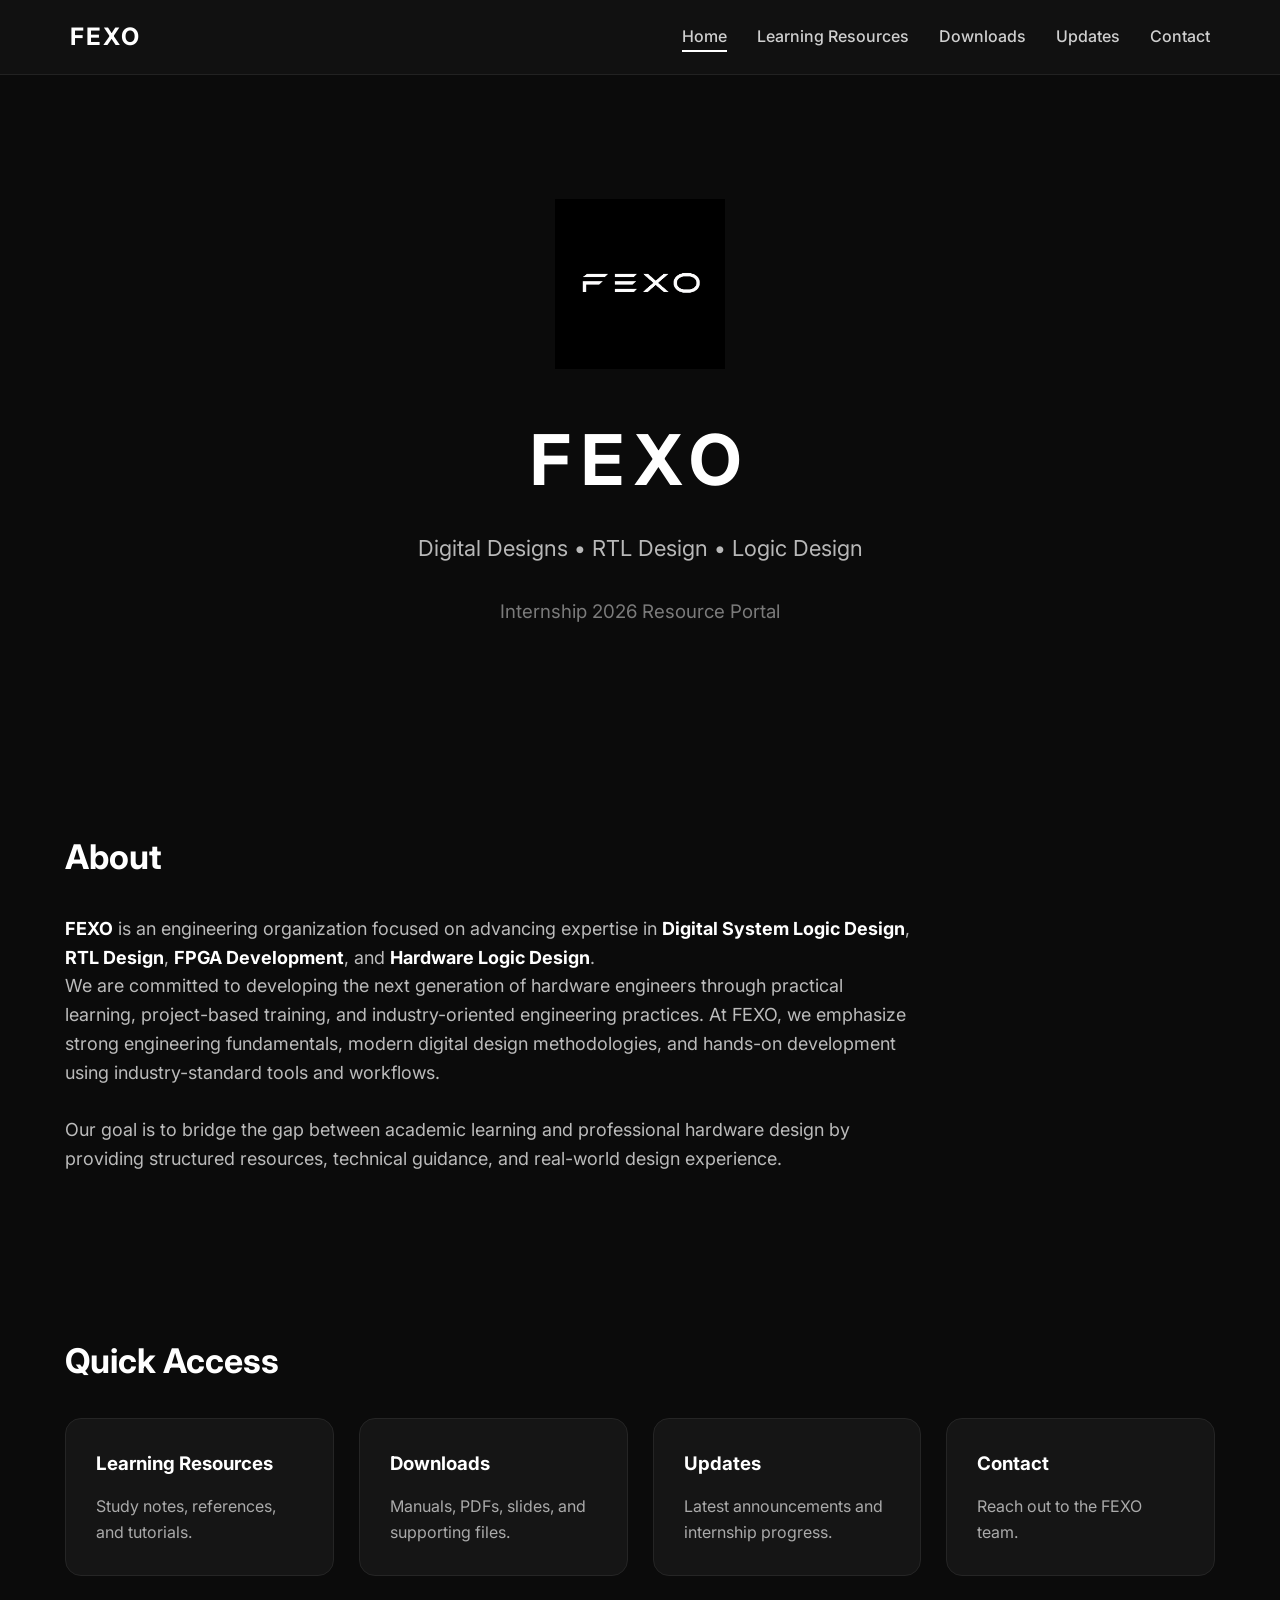
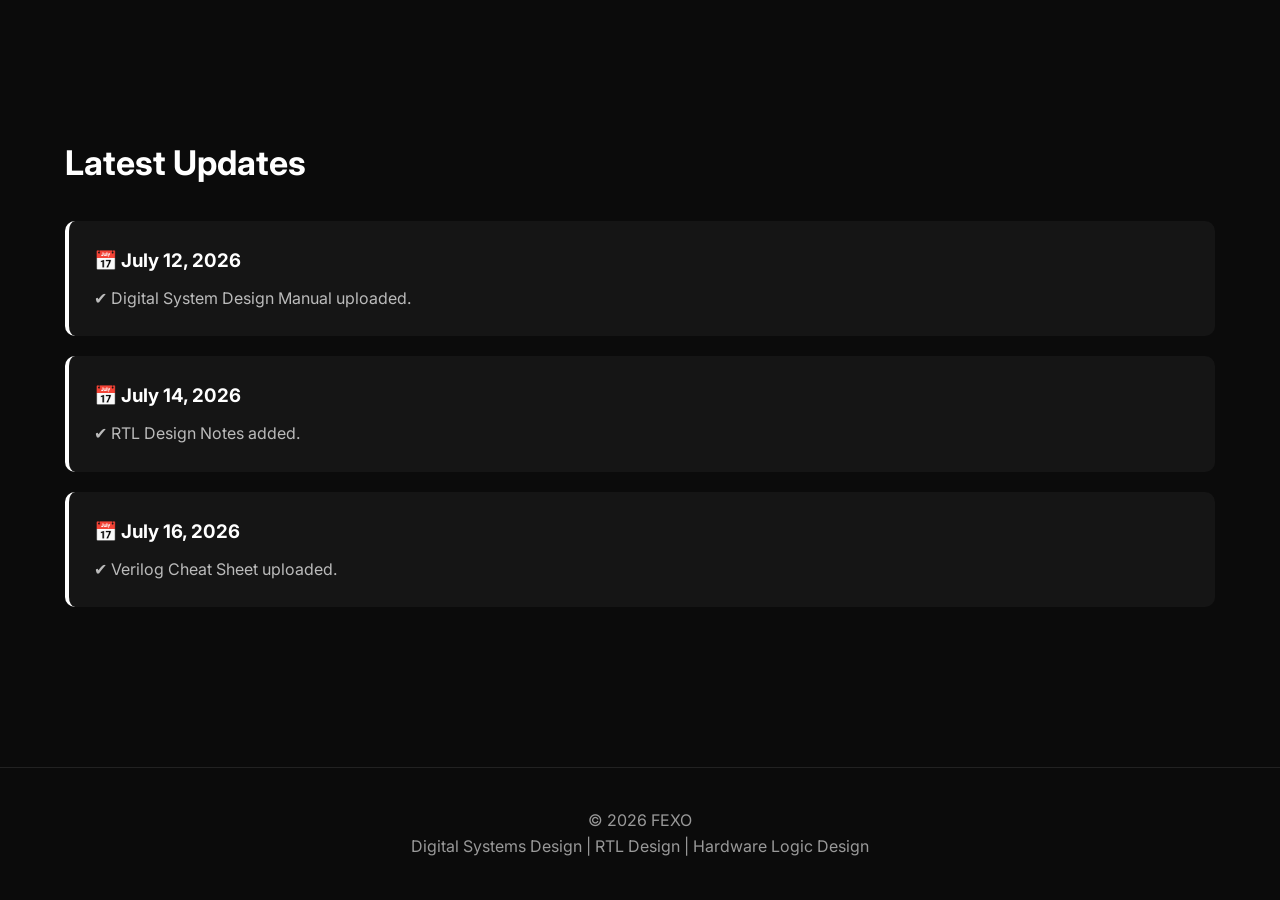
<file: index.html>
<!DOCTYPE html>
<html lang="en">

<head>
    <meta charset="UTF-8">
    <meta name="viewport" content="width=device-width, initial-scale=1.0">

    <title>FEXO | Digital Systems  | RTL Designs</title>

    <link rel="stylesheet" href="style.css">

    <link rel="preconnect" href="https://fonts.googleapis.com">
    <link rel="preconnect" href="https://fonts.gstatic.com" crossorigin>

    <link href="https://fonts.googleapis.com/css2?family=Inter:wght@300;400;500;600;700&display=swap" rel="stylesheet">

</head>

<body>

    <!-- ================= NAVBAR ================= -->

    <header>

        <nav class="navbar">

            <div class="logo">

                <span>FEXO</span>

            </div>

            <ul>

                <li><a href="index.html" class="active">Home</a></li>

                <li><a href="resources.html">Learning Resources</a></li>

                <li><a href="downloads.html">Downloads</a></li>

                <li><a href="updates.html">Updates</a></li>

                <li><a href="contact.html">Contact</a></li>

            </ul>

        </nav>

    </header>

    <!-- ================= HERO ================= -->

    <section class="hero">

        <img src="images/logo.png" alt="FEXO Logo" class="hero-logo">

        <h1>FEXO</h1>

        <p>
            Digital Designs • RTL Design • Logic Design
        </p>

        <h3>
            Internship 2026 Resource Portal
        </h3>

    </section>

    <!-- ================= ABOUT ================= -->

    <section class="about">

        <h2>About</h2>

        <p>

            <span style="font-weight: bold; color: #fff;">FEXO</span> is an engineering organization focused on advancing expertise in <span style="font-weight: bold; color: #fff;">Digital System Logic Design</span>, <span style="font-weight: bold; color: #fff;">RTL Design</span>, <span style="font-weight: bold; color: #fff;">FPGA Development</span>, and <span style="font-weight: bold; color: #fff;">Hardware Logic Design</span>. <br> We are committed to developing the next generation of hardware engineers through practical learning, project-based training, and industry-oriented engineering practices.

At FEXO, we emphasize strong engineering fundamentals, modern digital design methodologies, and hands-on development using industry-standard tools and workflows.<br>
<br> Our goal is to bridge the gap between academic learning and professional hardware design by providing structured resources, technical guidance, and real-world design experience.
        </p>

    </section>

    <!-- ================= QUICK ACCESS ================= -->

    <section class="quick-links">

        <h2>Quick Access</h2>

        <div class="cards">

            <a href="resources.html" class="card">

                <h3>Learning Resources</h3>

                <p>
                    Study notes, references, and tutorials.
                </p>

            </a>

            <a href="downloads.html" class="card">

                <h3>Downloads</h3>

                <p>
                    Manuals, PDFs, slides, and supporting files.
                </p>

            </a>

            <a href="updates.html" class="card">

                <h3>Updates</h3>

                <p>
                    Latest announcements and internship progress.
                </p>

            </a>

            <a href="contact.html" class="card">

                <h3>Contact</h3>

                <p>
                    Reach out to the FEXO team.
                </p>

            </a>

        </div>

    </section>

    <!-- ================= LATEST UPDATES ================= -->

    <section class="latest">

        <h2>Latest Updates</h2>

        <div id="latest-updates-container"></div>

        <script>
            // Fetch and render latest updates from JSON (show first 3)
            fetch('updates.json')
              .then(response => response.json())
              .then(data => {
                const container = document.getElementById('latest-updates-container');
                data.updates.slice(0, 3).forEach(update => {
                  const updateBox = document.createElement('div');
                  updateBox.className = 'update-box';
                  updateBox.innerHTML = `
                    <h3>${update.date}</h3>
                    <p>${update.description} ${update.title}</p>
                  `;
                  container.appendChild(updateBox);
                });
              })
              .catch(error => console.error('Error loading updates:', error));
        </script>

    </section>

    <!-- ================= FOOTER ================= -->

    <footer>

        <p>

            © 2026 FEXO

        </p>

        <p>

            Digital Systems Design | RTL Design | Hardware Logic Design

        </p>

    </footer>

</body>

</html>
</file>
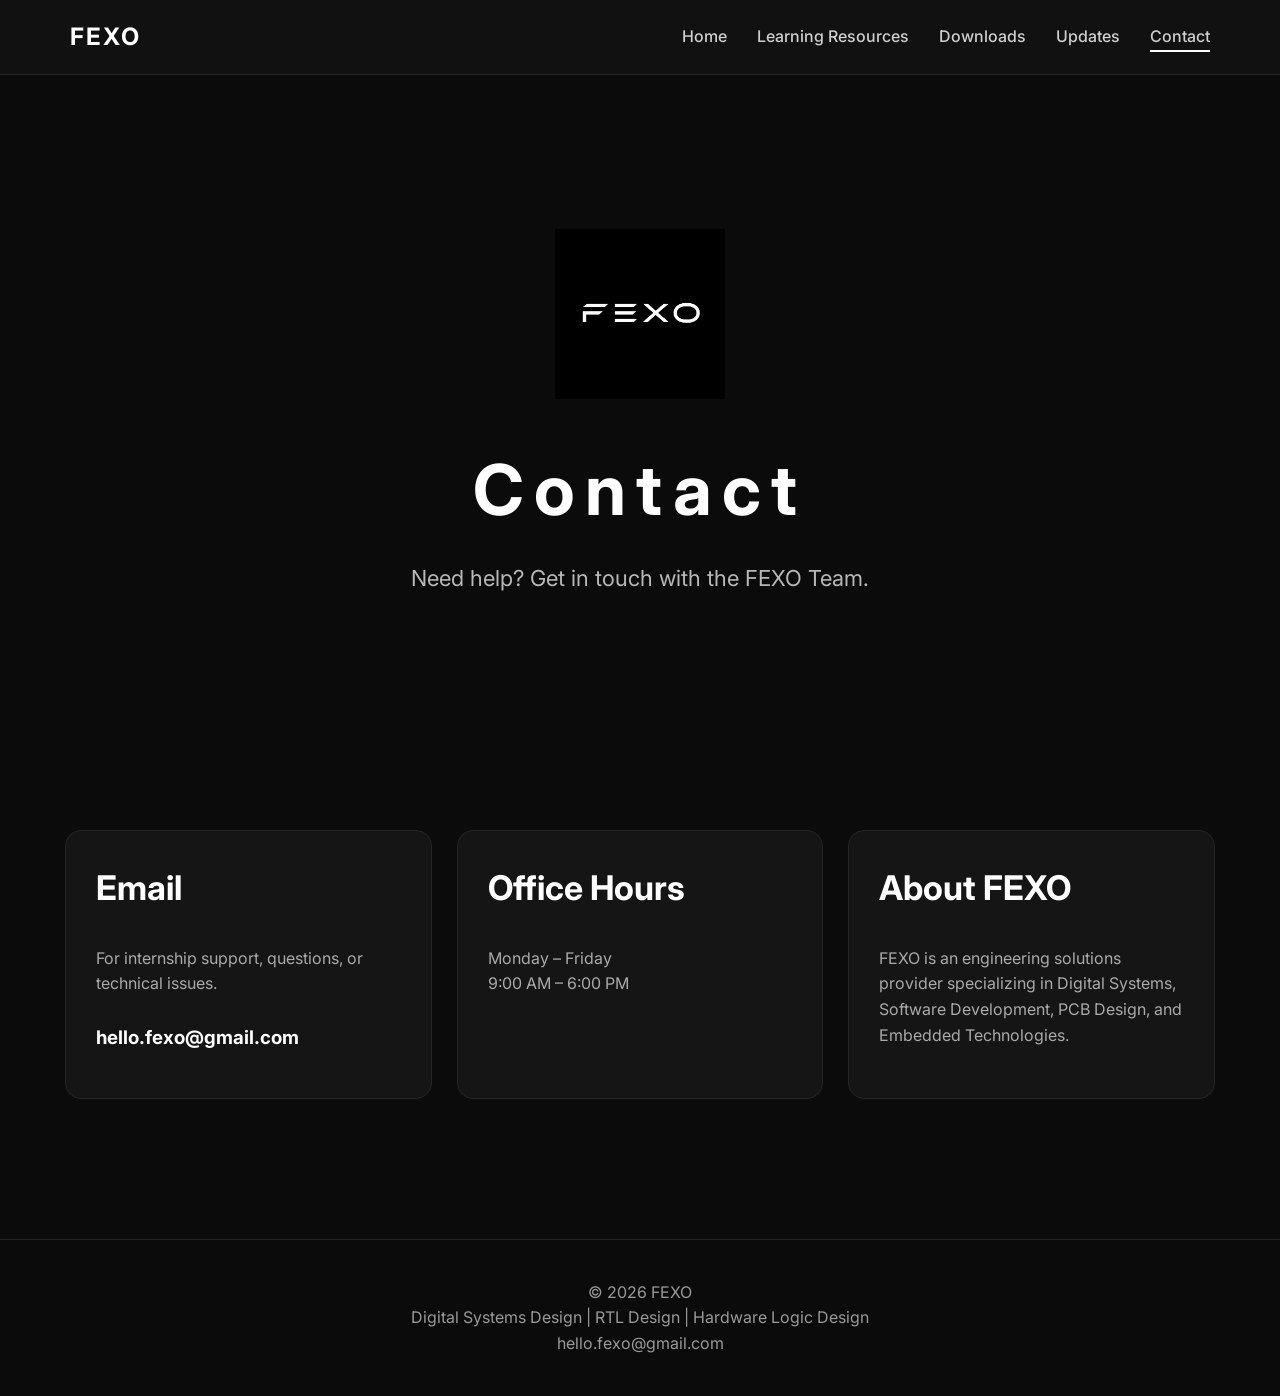
<file: contact.html>
<!DOCTYPE html>
<html lang="en">

<head>

    <meta charset="UTF-8">
    <meta name="viewport" content="width=device-width, initial-scale=1.0">

    <title>Contact | FEXO</title>

    <link rel="stylesheet" href="style.css">

    <link rel="preconnect" href="https://fonts.googleapis.com">
    <link rel="preconnect" href="https://fonts.gstatic.com" crossorigin>

    <link href="https://fonts.googleapis.com/css2?family=Inter:wght@300;400;500;600;700&display=swap" rel="stylesheet">

</head>

<body>

<header>

    <nav class="navbar">

        <div class="logo">
            <span>FEXO</span>

        </div>

        <ul>

            <li><a href="index.html">Home</a></li>

            <li><a href="resources.html">Learning Resources</a></li>

            <li><a href="downloads.html">Downloads</a></li>

            <li><a href="updates.html">Updates</a></li>

            <li><a href="contact.html" class="active">Contact</a></li>

        </ul>

    </nav>

</header>


<section class="hero">

    <img src="images/logo.png" alt="FEXO Logo" class="hero-logo">

    <h1>Contact</h1>

    <p>

        Need help? Get in touch with the FEXO Team.

    </p>

</section>


<section>

    <div class="cards">

        <div class="card">

            <h2>Email</h2>

            <p>

                For internship support, questions, or technical issues.

            </p>

            <br>

            <h3>

                hello.fexo@gmail.com

            </h3>

        </div>


        <div class="card">

            <h2>Office Hours</h2>

            <p>

                Monday – Friday

            </p>

            <p>

                9:00 AM – 6:00 PM

            </p>

        </div>


        <div class="card">

            <h2>About FEXO</h2>

            <p>

                FEXO is an engineering solutions provider specializing in Digital Systems, Software Development, PCB Design, and Embedded Technologies.

            </p>

        </div>

    </div>

</section>


<footer>

    <p>

        © 2026 FEXO

    </p>

    <p>

        Digital Systems Design | RTL Design | Hardware Logic Design

    </p>

    <p>

        hello.fexo@gmail.com

    </p>

</footer>

</body>

</html>
</file>
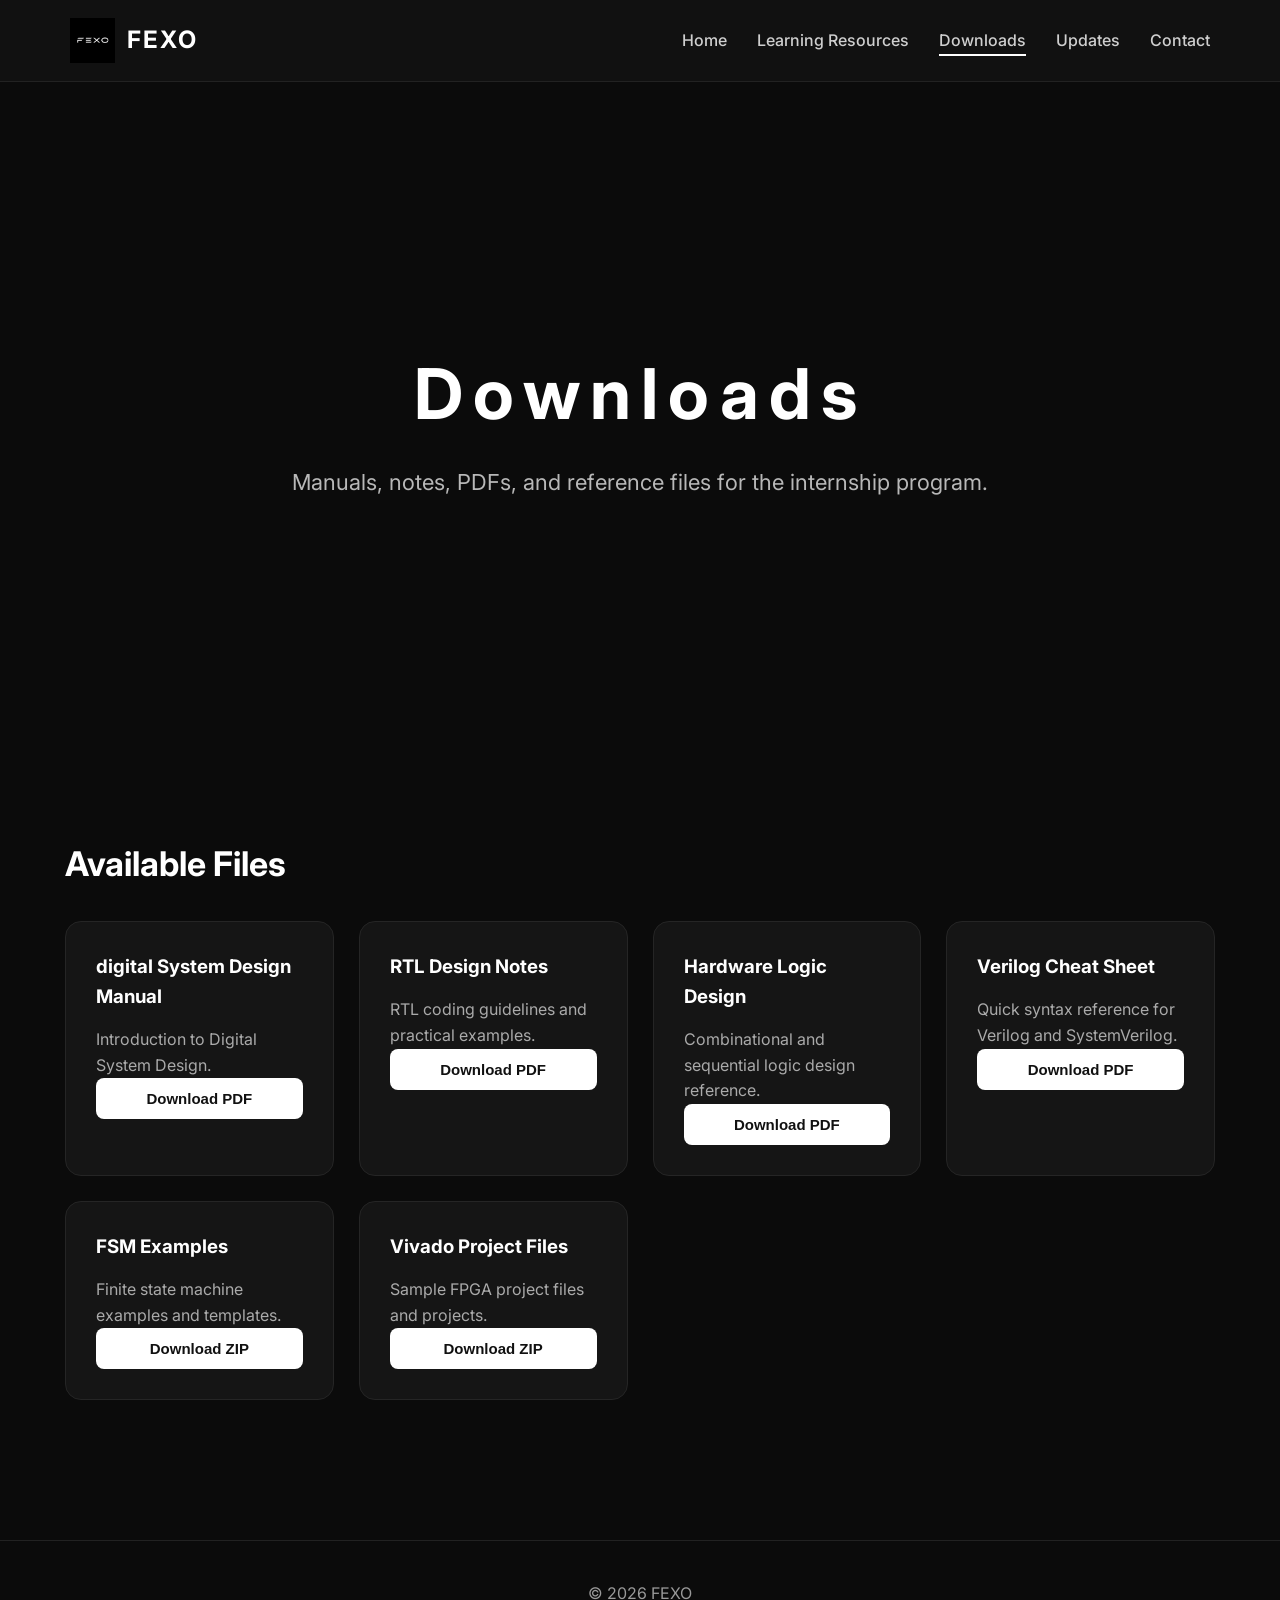
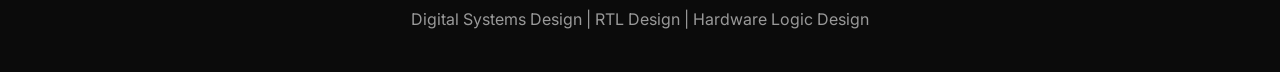
<file: downloads.html>
<!DOCTYPE html>
<html lang="en">

<head>
    <meta charset="UTF-8">
    <meta name="viewport" content="width=device-width, initial-scale=1.0">
    <title>Downloads | FEXO</title>
    <link rel="stylesheet" href="style.css">
    <link rel="preconnect" href="https://fonts.googleapis.com">
    <link rel="preconnect" href="https://fonts.gstatic.com" crossorigin>
    <link href="https://fonts.googleapis.com/css2?family=Inter:wght@300;400;500;600;700&display=swap" rel="stylesheet">
</head>

<body>
    <header>
        <nav class="navbar">
            <div class="logo">
                <img src="images/logo.png" alt="FEXO Logo">
                <span>FEXO</span>
            </div>
            <ul>
                <li><a href="index.html">Home</a></li>
                <li><a href="resources.html">Learning Resources</a></li>
                <li><a href="downloads.html" class="active">Downloads</a></li>
                <li><a href="updates.html">Updates</a></li>
                <li><a href="contact.html">Contact</a></li>
            </ul>
        </nav>
    </header>

    <section class="hero">
        <h1>Downloads</h1>
        <p>Manuals, notes, PDFs, and reference files for the internship program.</p>
    </section>

    <section>
        <h2>Available Files</h2>
        <div id="downloads-container" class="cards"></div>
        <script>
            fetch('downloads.json')
                .then(response => response.json())
                .then(data => {
                    const container = document.getElementById('downloads-container');
                    if (!data.downloads || !Array.isArray(data.downloads)) {
                        container.innerHTML = '<p>Downloads file is missing or malformed.</p>';
                        return;
                    }

                    data.downloads.forEach(item => {
                        const card = document.createElement('div');
                        card.className = 'card';

                        const title = document.createElement('h3');
                        title.textContent = item.title;
                        card.appendChild(title);

                        if (item.description) {
                            const description = document.createElement('p');
                            description.innerHTML = item.description.replace(/\n/g, '<br>');
                            card.appendChild(description);
                        }

                        const link = document.createElement('a');
                        link.href = item.link;
                        link.download = '';

                        const button = document.createElement('button');
                        button.className = 'download-btn';
                        button.textContent = item.label || 'Download';

                        link.appendChild(button);
                        card.appendChild(link);
                        container.appendChild(card);
                    });
                })
                .catch(() => {
                    document.getElementById('downloads-container').innerHTML = '<p>Could not load downloads. Check downloads.json.</p>';
                });
        </script>
    </section>

    <footer>
        <p>© 2026 FEXO</p>
        <p>Digital Systems Design | RTL Design | Hardware Logic Design</p>
    </footer>
</body>
</html>
</file>
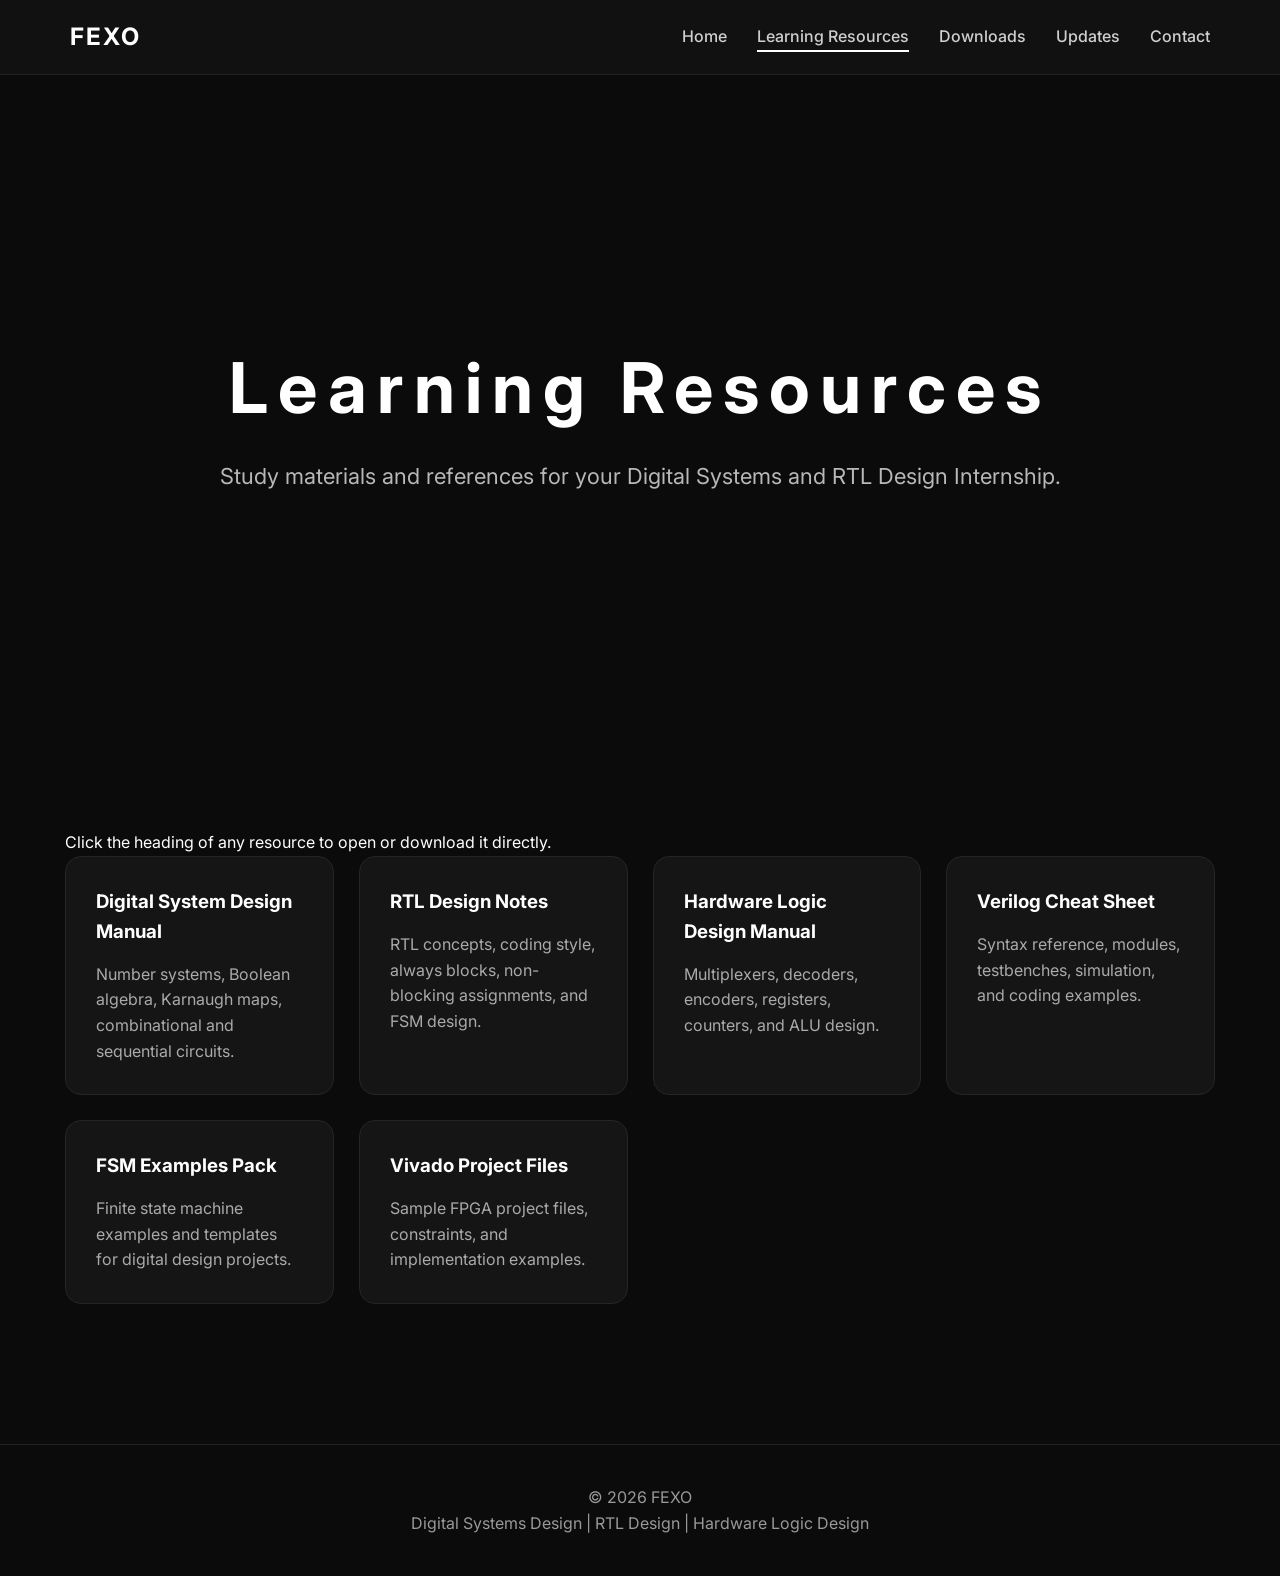
<file: resources.html>
<!DOCTYPE html>
<html lang="en">

<head>

    <meta charset="UTF-8">
    <meta name="viewport" content="width=device-width, initial-scale=1.0">

    <title>Learning Resources | FEXO </title>

    <link rel="stylesheet" href="style.css">

    <link rel="preconnect" href="https://fonts.googleapis.com">
    <link rel="preconnect" href="https://fonts.gstatic.com" crossorigin>

    <link href="https://fonts.googleapis.com/css2?family=Inter:wght@300;400;500;600;700&display=swap" rel="stylesheet">

</head>

<body>

<header>

    <nav class="navbar">

        <div class="logo">

            <span>FEXO</span>

        </div>

        <ul>

            <li><a href="index.html">Home</a></li>
            <li><a href="resources.html" class="active">Learning Resources</a></li>
            <li><a href="downloads.html">Downloads</a></li>
            <li><a href="updates.html">Updates</a></li>
            <li><a href="contact.html">Contact</a></li>

        </ul>

    </nav>

</header>


<section class="hero">

    <h1>Learning Resources</h1>

    <p>

        Study materials and references for your Digital Systems and RTL Design Internship.

    </p>

</section>


<section>

    <p class="resource-note">Click the heading of any resource to open or download it directly.</p>
    <div id="resources-container" class="cards"></div>

    <script>
        fetch('resources.json')
          .then(response => response.json())
          .then(data => {
            const container = document.getElementById('resources-container');
            if (!data.resources || !Array.isArray(data.resources)) {
              container.innerHTML = '<p>Resources file is missing or malformed.</p>';
              return;
            }

            data.resources.forEach(resource => {
              const card = document.createElement('div');
              card.className = 'card';

              const title = document.createElement('h3');
              const link = document.createElement('a');
              link.href = resource.link;
              link.target = '_blank';
              link.rel = 'noopener';
              link.textContent = resource.title;
              title.appendChild(link);
              card.appendChild(title);

              if (resource.description) {
                const description = document.createElement('p');
                description.innerHTML = resource.description.replace(/\n/g, '<br>');
                card.appendChild(description);
              }

              container.appendChild(card);
            });
          })
          .catch(() => {
            const container = document.getElementById('resources-container');
            container.innerHTML = '<p>Could not load resources. Please check resources.json.</p>';
          });
    </script>

</section>


<footer>

    <p>

        © 2026 FEXO

    </p>

    <p>

        Digital Systems Design | RTL Design | Hardware Logic Design

    </p>

</footer>

</body>

</html>
</file>
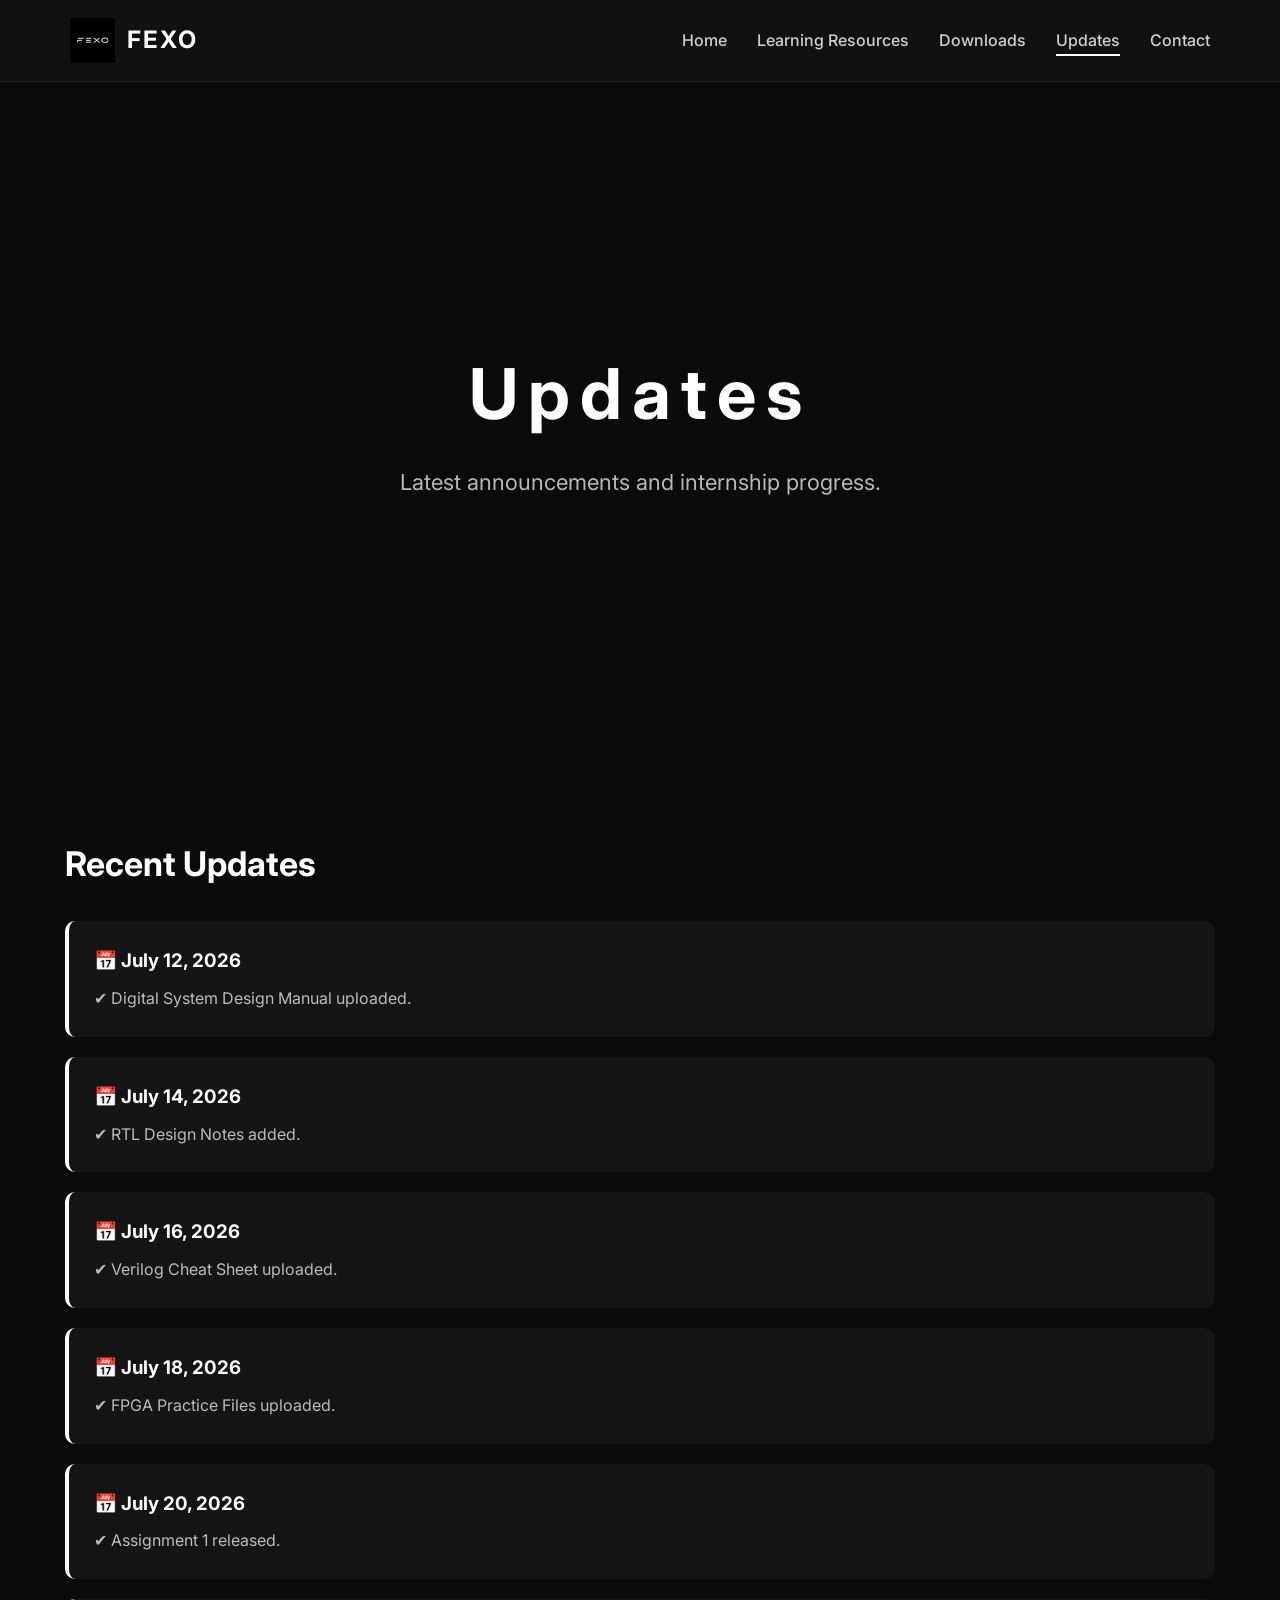
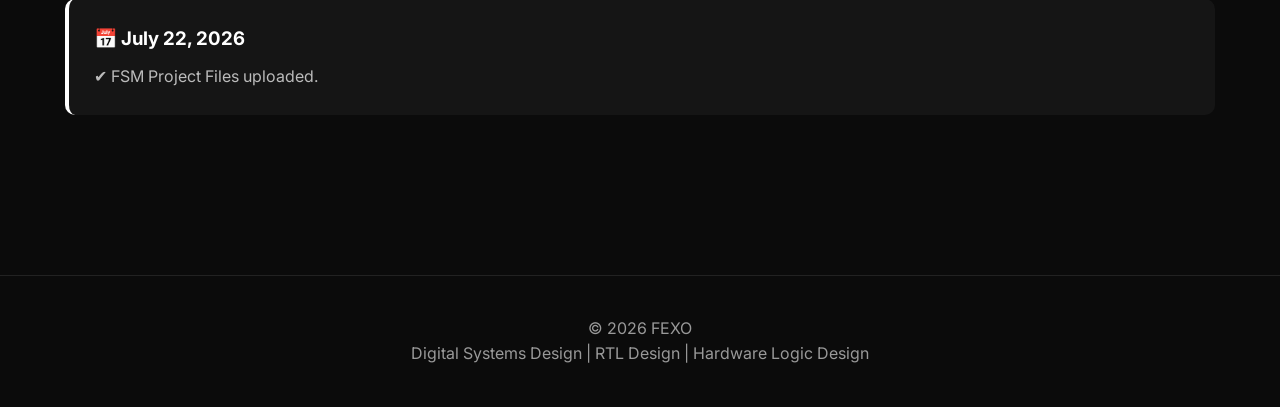
<file: updates.html>
<!DOCTYPE html>
<html lang="en">

<head>
    <meta charset="UTF-8">
    <meta name="viewport" content="width=device-width, initial-scale=1.0">
    <title>Updates | FEXO</title>
    <link rel="stylesheet" href="style.css">
    <link rel="preconnect" href="https://fonts.googleapis.com">
    <link rel="preconnect" href="https://fonts.gstatic.com" crossorigin>
    <link href="https://fonts.googleapis.com/css2?family=Inter:wght@300;400;500;600;700&display=swap" rel="stylesheet">
</head>

<body>
    <header>
        <nav class="navbar">
            <div class="logo">
                <img src="images/logo.png" alt="FEXO Logo">
                <span>FEXO</span>
            </div>
            <ul>
                <li><a href="index.html">Home</a></li>
                <li><a href="resources.html">Learning Resources</a></li>
                <li><a href="downloads.html">Downloads</a></li>
                <li><a href="updates.html" class="active">Updates</a></li>
                <li><a href="contact.html">Contact</a></li>
            </ul>
        </nav>
    </header>

    <section class="hero">
        <h1>Updates</h1>
        <p>Latest announcements and internship progress.</p>
    </section>

    <section>
        <h2>Recent Updates</h2>
        <div id="updates-container"></div>
        <script>
            fetch('updates.json')
                .then(response => response.json())
                .then(data => {
                    const container = document.getElementById('updates-container');
                    if (!data.updates || !Array.isArray(data.updates)) {
                        container.innerHTML = '<p>Updates file is missing or malformed.</p>';
                        return;
                    }

                    data.updates.forEach(update => {
                        const updateBox = document.createElement('div');
                        updateBox.className = 'update-box';
                        updateBox.innerHTML = `
                            <h3>${update.date}</h3>
                            <p>${update.description} ${update.title}</p>
                        `;
                        container.appendChild(updateBox);
                    });
                })
                .catch(() => {
                    document.getElementById('updates-container').innerHTML = '<p>Could not load updates. Check updates.json.</p>';
                });
        </script>
    </section>

    <footer>
        <p>© 2026 FEXO</p>
        <p>Digital Systems Design | RTL Design | Hardware Logic Design</p>
    </footer>
</body>
</html>
</file>
<file: style.css>
/* ==========================
   GOOGLE FONT
========================== */

*{
    margin:0;
    padding:0;
    box-sizing:border-box;
}

html{
    scroll-behavior:smooth;
}

body{

    font-family:'Inter',sans-serif;
    background:#0b0b0b;
    color:#ffffff;
    line-height:1.6;

}

/* ==========================
   LINKS
========================== */

a{
    text-decoration:none;
    color:inherit;
}

/* ==========================
   NAVBAR
========================== */

header{

    position:sticky;
    top:0;
    z-index:1000;

    background:#111;
    border-bottom:1px solid #222;

}

.navbar{

    max-width:1200px;
    margin:auto;

    display:flex;
    justify-content:space-between;
    align-items:center;

    padding:18px 30px;

}

.logo{

    display:flex;
    align-items:center;
    gap:12px;

}

.logo img{

    width:45px;
    height:45px;
    object-fit:contain;

}

.logo span{

    font-size:24px;
    font-weight:700;
    letter-spacing:2px;

}

.navbar ul{

    list-style:none;

    display:flex;
    gap:30px;

}

.navbar li{

    font-weight:500;

}

.navbar a{

    color:#cfcfcf;
    transition:.3s;

}

.navbar a:hover{

    color:#ffffff;

}

.active{

    color:white;
    border-bottom:2px solid white;
    padding-bottom:4px;

}

/* ==========================
   HERO
========================== */

.hero{

    min-height:75vh;

    display:flex;
    flex-direction:column;

    justify-content:center;
    align-items:center;

    text-align:center;

    padding:50px 20px;

}

.hero-logo{

    width:170px;
    margin-bottom:35px;

}

.hero h1{

    font-size:70px;
    letter-spacing:10px;
    margin-bottom:15px;

}

.hero p{

    color:#b8b8b8;
    font-size:22px;

}

.hero h3{

    margin-top:30px;

    font-weight:400;

    color:#7b7b7b;

}

/* ==========================
   SECTIONS
========================== */

section{

    max-width:1200px;

    margin:auto;

    padding:80px 25px;

}

section h2{

    font-size:34px;
    margin-bottom:30px;

}

.about p{

    max-width:850px;

    color:#bbbbbb;

    font-size:18px;

}

/* ==========================
   CARDS
========================== */

.cards{

    display:grid;

    grid-template-columns:repeat(auto-fit,minmax(250px,1fr));

    gap:25px;

}

.card{

    background:#151515;

    border:1px solid #252525;

    padding:30px;

    border-radius:16px;

    transition:.3s;

}

.card:hover{

    transform:translateY(-8px);

    border-color:white;

}

.card h3{

    margin-bottom:15px;

}

.card p{

    color:#aaaaaa;

}

/* ==========================
   UPDATES
========================== */

.update-box{

    background:#151515;

    border-left:4px solid white;

    padding:25px;

    border-radius:10px;

    margin-bottom:20px;

}

.update-box h3{

    margin-bottom:10px;

}

.update-box p{

    color:#bbbbbb;

}

/* ==========================
   FOOTER
========================== */

footer{

    margin-top:60px;

    padding:40px;

    text-align:center;

    border-top:1px solid #222;

    color:#999;

}

/* ==========================
   SCROLLBAR
========================== */

::-webkit-scrollbar{

    width:8px;

}

::-webkit-scrollbar-track{

    background:#111;

}

::-webkit-scrollbar-thumb{

    background:#444;
    border-radius:20px;

}

::-webkit-scrollbar-thumb:hover{

    background:#777;

}

/* ==========================
   RESPONSIVE
========================== */

@media(max-width:900px){

    .navbar{

        flex-direction:column;
        gap:20px;

    }

    .navbar ul{

        flex-wrap:wrap;
        justify-content:center;
        gap:18px;

    }

    .hero h1{

        font-size:50px;

    }

    .hero p{

        font-size:18px;

    }

}

@media(max-width:600px){

    .hero{

        min-height:65vh;

    }

    .hero-logo{

        width:120px;

    }

    .hero h1{

        font-size:40px;
        letter-spacing:5px;

    }

    section{

        padding:60px 20px;

    }

    section h2{

        font-size:28px;

    }

}




/* ==========================
   DOWNLOAD BUTTON
========================== */

.download-btn{

    width:100%;

    padding:12px;

    background:white;

    color:#111;

    border:none;

    border-radius:8px;

    font-size:15px;

    font-weight:600;

    cursor:pointer;

    transition:.3s;

}

.download-btn:hover{

    background:#d9d9d9;

}
</file>
